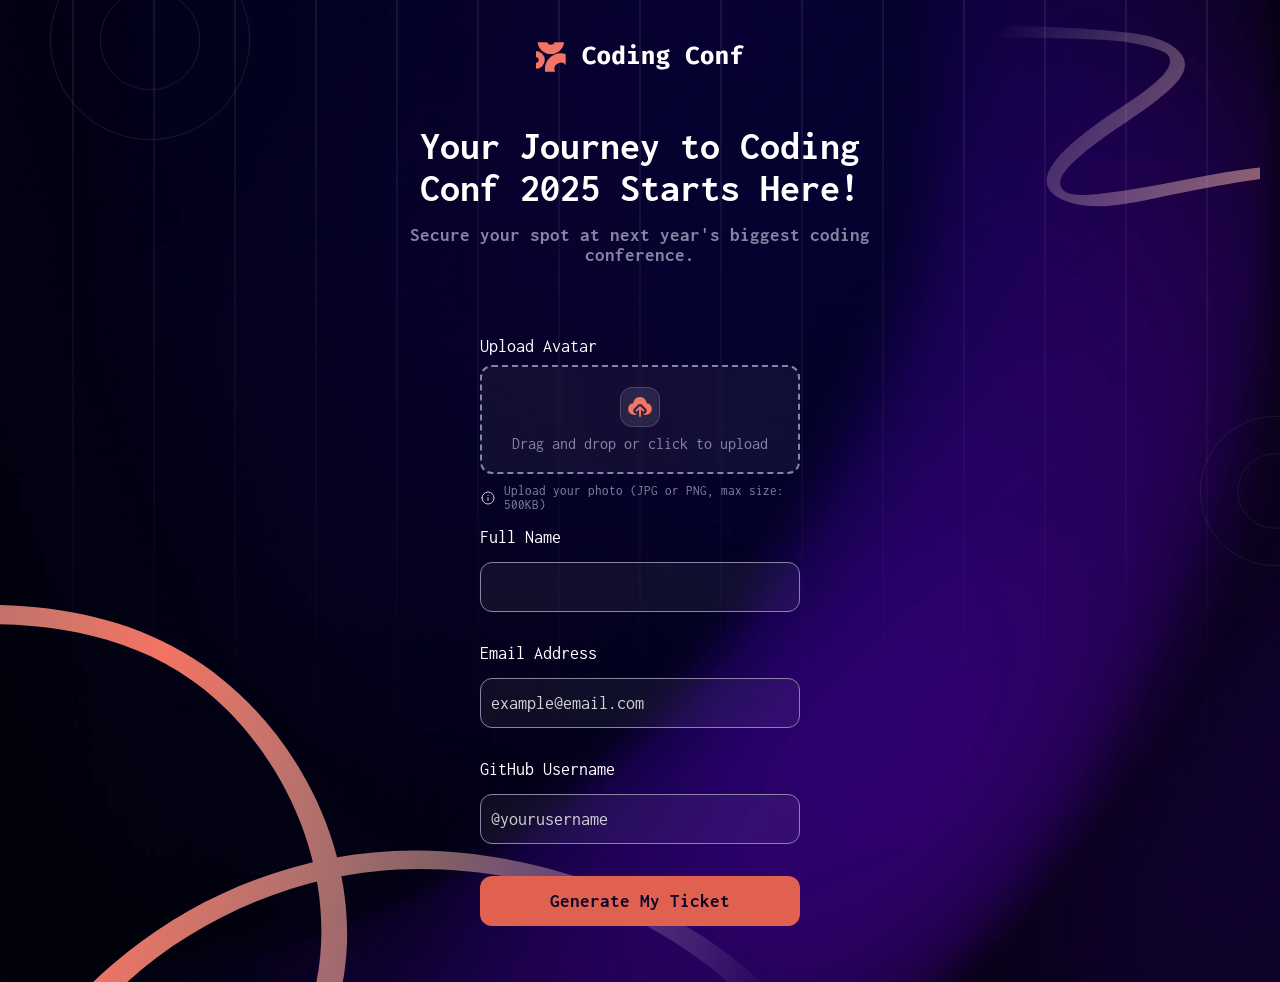
<file: index.html>
<!DOCTYPE html>
<html lang="en">
  <head>
    <meta charset="UTF-8" />
    <meta name="viewport" content="width=device-width, initial-scale=1.0" />
    <!-- displays site properly based on user's device -->

    <link
      rel="icon"
      type="image/png"
      sizes="32x32"
      href="./assets/images/favicon-32x32.png"
    />

    <title>Conference ticket generator</title>
    <link rel="stylesheet" href="styles.css" />
  </head>
  <body>
    <main class="main">
      <header>
        <div>
          <img src="assets/images/logo-full.svg" alt="" />
        </div>
      </header>
      <div class="heading_container">
        <h2>Your Journey to Coding Conf 2025 Starts Here!</h2>
        <h3>Secure your spot at next year's biggest coding conference.</h3>
      </div>
      <!-- Form starts -->
      <form action="">
        <div class="upload-wrapper">
          <label for="photo">Upload Avatar</label>
          <div id="drop-area" class="upload-card">
            <div class="upload-img">
              <img
                src="assets/images/icon-upload.svg"
                alt="Upload button"
                id="upload-btn"
              />
              <img id="photo-preview" alt="Preview" class="hidden" />
            </div>
            <div>
              <p class="upload-text">Drag and drop or click to upload</p>
              <button
                type="button"
                class="hidden action-btn"
                onclick="removeImage(event)"
              >
                Remove image
              </button>
              <button
                type="button"
                class="hidden action-btn"
                onclick="changeImage(event)"
              >
                Change image
              </button>
            </div>
            <input
              type="file"
              id="photo"
              name="photo"
              accept="image/jpeg, image/png"
              hidden
            />
          </div>
          <div class="img-container">
            <img src="assets/images/icon-info.svg" alt="Info Icon" />
            <p class="upload-note" id="upload-note">
              Upload your photo (JPG or PNG, max size: 500KB)
            </p>
          </div>
        </div>

        <div class="input-container">
          <label for="fullName">Full Name</label>
          <input type="text" name="fullName" id="name" />
          <p id="name-info" class="info"></p>
        </div>

        <div class="input-container">
          <label for="email">Email Address</label>
          <input
            type="email"
            name="email"
            id="email"
            placeholder="example@email.com"
          />
          <p id="email-info" class="info"></p>
        </div>

        <div class="input-container">
          <label for="github-username">GitHub Username </label>
          <input
            type="text"
            id="github-username"
            name="github-username"
            placeholder="@yourusername"
          />
          <p id="github-info" class="info"></p>
        </div>

        <div class="input-container">
          <button class="submit-btn" type="submit" id="submit-btn">
            Generate My Ticket
          </button>
        </div>
      </form>

      <!-- Form ends -->
    </main>
    <script src="script.js" defer></script>
  </body>
</html>
</file>
<file: styles.css>
@import url("https://fonts.googleapis.com/css2?family=Inconsolata:wght@200..900&display=swap");

:root {
   --neutral-white: hsl(0, 0%, 100%);
  --neutral-light: hsl(252, 6%, 83%);
  --neutral-medium: hsl(245, 15%, 58%);
  --neutral-dark: hsl(245, 19%, 35%);
  --neutral-black: hsl(248, 70%, 10%);
  --neutral-transparent: rgba(255, 255, 255, 0.05);

   --orange-primary: hsl(7, 88%, 67%);
  --orange-dark: hsl(7, 71%, 60%);

   --orange-to-white-gradient: linear-gradient(
    hsl(7, 86%, 67%),
    hsl(0, 0%, 100%)
  );
}

* {
  padding: 0;
  margin: 0;
  box-sizing: border-box;
}

body {
  font-family: "Inconsolata", monospace;
  background-image: url("assets/images/pattern-circle.svg"),
    url("assets/images/pattern-squiggly-line-top.svg"),
    url("assets/images/pattern-lines.svg"),
    url("assets/images/pattern-circle.svg"),
    url("assets/images/pattern-squiggly-line-bottom-mobile-tablet.svg"),
    url("assets/images/background-mobile.png");

  background-repeat: no-repeat, no-repeat, no-repeat, no-repeat, no-repeat,
    no-repeat;

background-position: 
  50px -60px,
  calc(100% - 20px) 20px,
  center,
  calc(100% + 70px) 50%,
  left bottom,
  center;

background-size: 
  200px,
  400px,
  auto,
  150px,
  800px,
  cover;

  color: #fff;
  overflow-x: hidden;
  margin: 0;
  padding: 0;
  min-height: 100vh;
}

 @media (min-width: 768px) {
  body {
    background-image: url("assets/images/pattern-circle.svg"),
      url("assets/images/pattern-squiggly-line-top.svg"),
      url("assets/images/pattern-lines.svg"),
      url("assets/images/pattern-circle.svg"),
      url("assets/images/pattern-squiggly-line-bottom-desktop.svg"),
      url("assets/images/background-tablet.png");
  }
}

@media (min-width: 1024px) {
  body {
    background-image: url("assets/images/pattern-circle.svg"),
      url("assets/images/pattern-squiggly-line-top.svg"),
      url("assets/images/pattern-lines.svg"),
      url("assets/images/pattern-circle.svg"),
      url("assets/images/pattern-squiggly-line-bottom-desktop.svg"),
      url("assets/images/background-desktop.png");
  }
}

.hidden {
  display: none;
}

.error {
  color: var(--orange-primary) !important;
}

.gradient {
  background: linear-gradient(
    to right,
    var(--orange-primary),
    var(--neutral-white)
  ); 
  -webkit-background-clip: text;
  -webkit-text-fill-color: transparent;
}

main {
  padding: 0.5rem;
  margin: 0.5rem;
  text-align: center;
}

 @media (max-width: 480px) {
  main {
    padding: 0.25rem;
    margin: 0.25rem;
  }
}

header {
  margin: 10px 0 30px;
}

 @media (max-width: 480px) {
  header {
    margin: 5px 0 20px;
  }
}

.heading_container {
  max-width: 500px;
  margin: 0 auto;
  padding: 1rem;
}

 @media (max-width: 480px) {
  .heading_container {
    max-width: 100%;
    padding: 0.5rem;
  }
}

h2,
h3 {
  margin: 0.25rem 0 1rem;
}

 @media (max-width: 480px) {
  h2 {
    font-size: 1.5rem;
    margin: 0.25rem 0 0.75rem;
  }
  
  h3 {
    font-size: 1rem;
    margin: 0.25rem 0 0.75rem;
  }
}

@media (min-width: 768px) {
  h2 {
    font-size: xx-large;
  }
}

h3,
.upload-text {
  color: var(--neutral-medium);
}

form {
  padding: 0.5rem;
  margin-top: 2rem;
}

 @media (max-width: 480px) {
  form {
    padding: 0.25rem;
    margin-top: 1.5rem;
  }
}

label {
  text-align: left;
  font-size: large;
  color: var(--neutral-white);
}

 @media (max-width: 480px) {
  label {
    font-size: 1rem;
  }
}

.upload-wrapper {
  max-width: 320px;
  margin: 0 auto;
  text-align: left;
}

 @media (max-width: 480px) {
  .upload-wrapper {
    max-width: 100%;
    padding: 0 0.5rem;
  }
}

.upload-card {
  text-align: center;
  border: 2px dashed var(--neutral-medium);
  border-radius: 12px;
  padding: 20px 20px;
  cursor: pointer;
  margin: 10px 0;
  background-color: var(--neutral-transparent);
  backdrop-filter: blur(2px);
}

 @media (max-width: 480px) {
  .upload-card {
    padding: 15px 10px;
    margin: 8px 0;
    border-radius: 8px;
  }
}

.upload-note {
  font-size: smaller;
  color: var(--neutral-medium);
}

 @media (max-width: 480px) {
  .upload-note {
    font-size: 0.75rem;
  }
}

.info {
  text-align: left;
}

.upload-img {
  height: 40px;
  width: 40px;
  margin: 0 auto 0.5rem;
  border: 0.5px solid var(--neutral-dark);
  border-radius: 12px;
  background-color: var(--neutral-transparent);
  backdrop-filter: blur(2px);
  display: flex;  
  justify-content: center;  
  align-items: center;  
}

 @media (max-width: 480px) {
  .upload-img {
    height: 35px;
    width: 35px;
    border-radius: 8px;
  }
}

#photo-preview {
  height: 40px;
  width: 40px;
  border-radius: 12px;
  border: 0.5px solid var(--neutral-medium);
}

 @media (max-width: 480px) {
  #photo-preview {
    height: 35px;
    width: 35px;
    border-radius: 8px;
  }
}

#drop-area.dragover {
  background-color: var(--neutral-dark);
  border-color: var(--orange-primary);
}

.action-btn {
  padding: 0.25rem 0.5rem;
  border-radius: 8px;
  border: none;
  background-color: var(--neutral-transparent);
  color: var(--neutral-white);
  font-family: "Inconsolata", monospace;
}

 @media (max-width: 480px) {
  .action-btn {
    padding: 0.5rem 0.75rem;
    font-size: 0.9rem;
  }
}

.action-btn:hover {
  color: var(--neutral-medium);
  cursor: pointer;
  text-decoration: underline;
}

.img-container {
  display: flex;
  align-items: center;
  gap: 0.5rem;
}

 @media (max-width: 480px) {
  .img-container {
    gap: 0.25rem;
  }
}

.input-container {
  display: flex;
  flex-direction: column;
  margin: 0 auto;
  max-width: 320px;
  margin: 1rem auto;
  gap: 1rem;
}

 @media (max-width: 480px) {
  .input-container {
    max-width: 100%;
    margin: 0.75rem auto;
    gap: 0.75rem;
    padding: 0 0.5rem;
  }
}

.input-container input {
  min-height: 50px;
  background-color: var(--neutral-transparent);
  border: 1px solid var(--neutral-medium);
  border-radius: 12px;
  padding: 10px;
  color: #fff;
  font-family: "Inconsolata", monospace;
  font-size: large;
}

 @media (max-width: 480px) {
  .input-container input {
    min-height: 45px;
    padding: 8px 12px;
    font-size: 1rem;
    border-radius: 8px;
  }
}

.input-container input::placeholder {
  color: var(--neutral-light);
  font-family: "Inconsolata", monospace;
}

.submit-btn {
  min-height: 50px;
  font-size: larger;
  font-family: "Inconsolata", monospace;
  background-color: var(--orange-dark);
  border: none;
  font-weight: bolder;
  color: var(--neutral-black);
  border-radius: 12px;
  cursor: pointer;
}

 @media (max-width: 480px) {
  .submit-btn {
    min-height: 45px;
    font-size: 1.1rem;
    border-radius: 8px;
  }
}

.ticket-container {
  background-color: var(--neutral-medium);
  background: url(assets/images/pattern-ticket.svg);
  background-size: contain;
  background-repeat: no-repeat;
  aspect-ratio: 16/ 9;
  max-width: 500px;
  padding: 1rem;
  margin: 4rem auto;
  position: relative;
  border-radius: 0.5rem;
}

 @media (max-width: 480px) {
  .ticket-container {
    max-width: 95%;
    padding: 0.75rem;
    margin: 2rem auto;
    aspect-ratio: 16/10;
  }
}

.ticket-container .logo {
  margin-bottom: 0.5rem;
  font-size: 2.75rem;
  font-weight: 700;
  display: flex;
  align-items: center;
  gap: 1rem;
}

 @media (max-width: 480px) {
  .ticket-container .logo {
    font-size: 2rem;
    gap: 0.5rem;
    margin-bottom: 0.25rem;
  }
}

.ticket-container .date {
  color: var(--neutral-medium);
  padding-left: 1.5rem;
  text-align: left;
  margin-bottom: 3rem;
}

 @media (max-width: 480px) {
  .ticket-container .date {
    padding-left: 1rem;
    margin-bottom: 2rem;
    font-size: 0.9rem;
  }
}

.ticket-container .ticket-user {
  display: flex;
  align-items: center;
  gap: 0.5rem;
}

 @media (max-width: 480px) {
  .ticket-container .ticket-user {
    gap: 0.25rem;
  }
}

.ticket-container .ticket-user img {
  width: 65px;
  border-radius: 0.75rem;
}

 @media (max-width: 480px) {
  .ticket-container .ticket-user img {
    width: 50px;
    border-radius: 0.5rem;
  }
}

.ticket-container .ticket-user #display-name {
  font-size: 1.5rem;
  font-weight: 600;
}

 @media (max-width: 480px) {
  .ticket-container .ticket-user #display-name {
    font-size: 1.2rem;
  }
}

.ticket-container .ticket-user .github-username {
  display: flex;
  align-items: center;
  gap: 0.5rem;
}

 @media (max-width: 480px) {
  .ticket-container .ticket-user .github-username {
    gap: 0.25rem;
  }
}

.ticket-container .ticket-user .github-username img {
  width: 20px;
}

 @media (max-width: 480px) {
  .ticket-container .ticket-user .github-username img {
    width: 16px;
  }
}

.ticket-container .ticket-number {
  color: var(--neutral-medium);
  font-size: 1.75rem;
  position: absolute;
  right: 5px;
  top: 36%;
  transform: rotate(90deg);
}

 @media (max-width: 480px) {
  .ticket-container .ticket-number {
    font-size: 1.25rem;
    right: 2px;
    top: 40%;
  }
}

 @media (max-width: 480px) {
   button, 
  input[type="submit"], 
  .action-btn {
    min-height: 44px;
    min-width: 44px;
  }
  
   .upload-wrapper,
  .input-container {
    margin-bottom: 1rem;
  }
  
   body {
    font-size: 16px;  
  }
  
   form {
    width: 100%;
  }
  
   .main {
    padding: 0.5rem;
  }
  
   .main header {
    margin: 5px 0 15px;
  }
  
  .main header img {
    max-width: 200px;
    height: auto;
  }
  
   .main .heading_container h2 {
    font-size: 1.4rem;
    line-height: 1.3;
    margin-bottom: 0.75rem;
  }
  
  .main .heading_container h3 {
    font-size: 0.9rem;
    line-height: 1.4;
    margin-bottom: 1.5rem;
  }
  
   .ticket-container .user-info {
    display: flex;
    flex-direction: column;
    gap: 0.25rem;
  }
  
  .ticket-container .user-info #display-name {
    font-size: 1.1rem;
    font-weight: 600;
  }
  
  .ticket-container .user-info .github-username {
    font-size: 0.8rem;
  }
  
  .ticket-container .user-info .github-username span {
    font-size: 0.8rem;
  }
}

 @media (min-width: 481px) and (max-width: 767px) {
  .ticket-container {
    max-width: 90%;
    margin: 3rem auto;
  }
  
  .upload-wrapper,
  .input-container {
    max-width: 400px;
  }
  
  .heading_container {
    max-width: 600px;
  }
  
   .main header img {
    max-width: 250px;
    height: auto;
  }
  
  .main .heading_container h2 {
    font-size: 1.8rem;
  }
  
  .main .heading_container h3 {
    font-size: 1rem;
  }
  
  .ticket-container .user-info {
    display: flex;
    flex-direction: column;
    gap: 0.5rem;
  }
}

 @media (min-width: 1024px) {
  .main {
    max-width: 1200px;
    margin: 0 auto;
    padding: 2rem;
  }
  
  .main header img {
    max-width: 300px;
    height: auto;
  }
  
  .main .heading_container h2 {
    font-size: 2.5rem;
  }
  
  .main .heading_container h3 {
    font-size: 1.2rem;
  }
}
</file>
